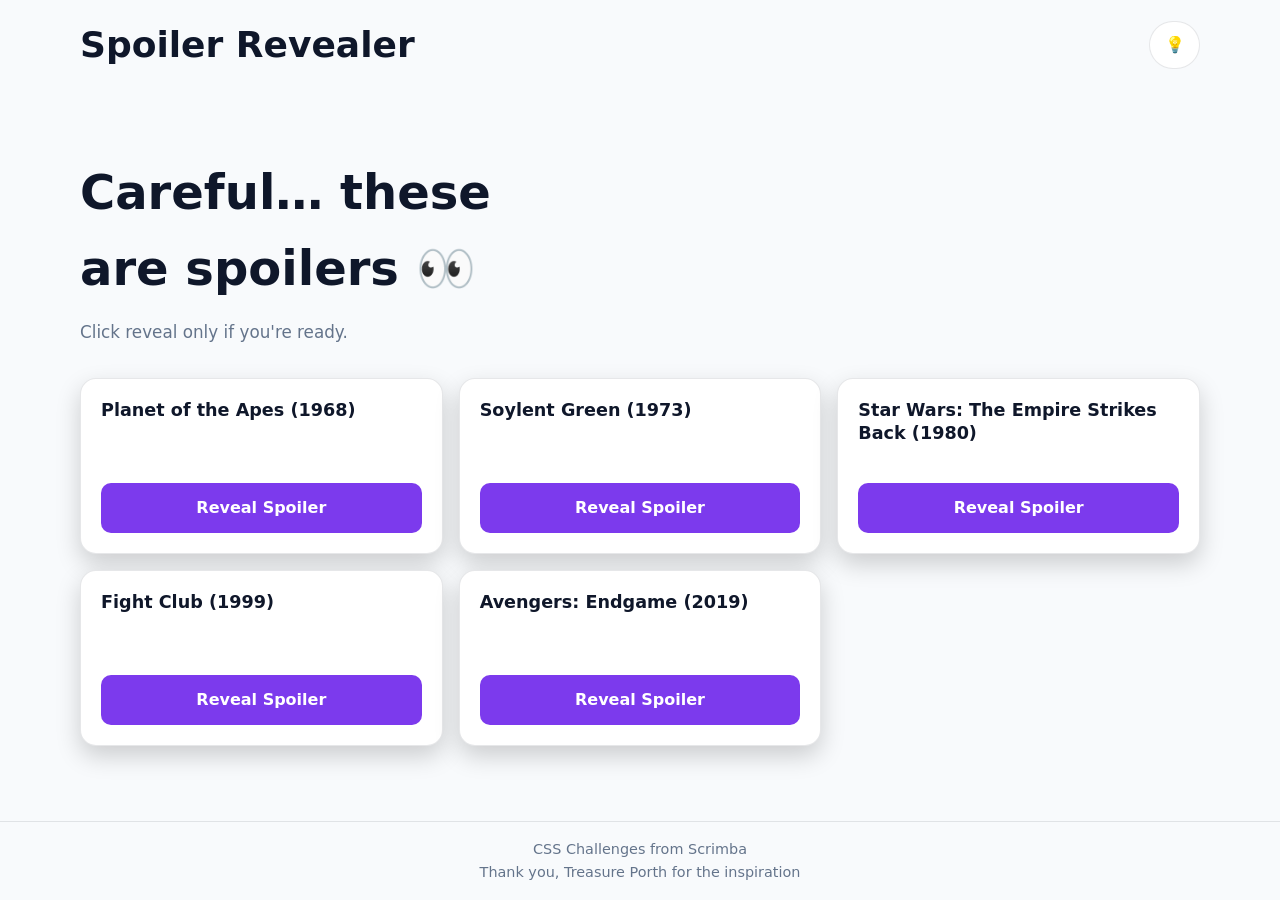
<file: challenge-01/index.html>
<!doctype html>
<html lang="en">
  <head>
    <meta charset="UTF-8" />
    <meta name="viewport" content="width=device-width, initial-scale=1.0" />
    <title>Spoiler Revealer</title>
    <link rel="stylesheet" href="./style.css" />
  </head>
  <body class="light">
    <header>
      <div class="container">
        <h1>Spoiler Revealer</h1>
        <button id="themeToggle" aria-label="Toggle Theme">🌙</button>
      </div>
    </header>

    <main>
      <section class="intro">
        <div class="container">
          <h2>Careful… these are spoilers 👀</h2>
          <p>Click reveal only if you're ready.</p>
        </div>
      </section>

      <section class="spoilers">
        <div class="container">
          <article class="card hidden">
            <h3>Planet of the Apes (1968)</h3>
            <p class="spoiler-text hidden">They were on Earth the whole time.</p>
            <button class="reveal-btn">Reveal Spoiler</button>
          </article>
          <article class="card hidden">
            <h3>Soylent Green (1973)</h3>
            <p class="spoiler-text hidden">Soylent Green is people.</p>
            <button class="reveal-btn">Reveal Spoiler</button>
          </article>
          <article class="card hidden">
            <h3>Star Wars: The Empire Strikes Back (1980)</h3>
            <p class="spoiler-text hidden">Darth Vader is Luke's father.</p>
            <button class="reveal-btn">Reveal Spoiler</button>
          </article>
          <article class="card hidden">
            <h3>Fight Club (1999)</h3>
            <p class="spoiler-text hidden">
              Tyler Durden and the narrator are the same person.
            </p>
            <button class="reveal-btn">Reveal Spoiler</button>
          </article>

          <article class="card hidden">
            <h3>Avengers: Endgame (2019)</h3>
            <p class="spoiler-text hidden">Tony Stark dies at the end of the movie</p>
            <button class="reveal-btn">Reveal Spoiler</button>
          </article>
        </div>
      </section>
    </main>

    <footer>
      <div class="container">
        <p>CSS Challenges from Scrimba</p>
        <p>Thank you, Treasure Porth for the inspiration</p>
      </div>
    </footer>

    <script src="./script.js"></script>
  </body>
</html>
</file>
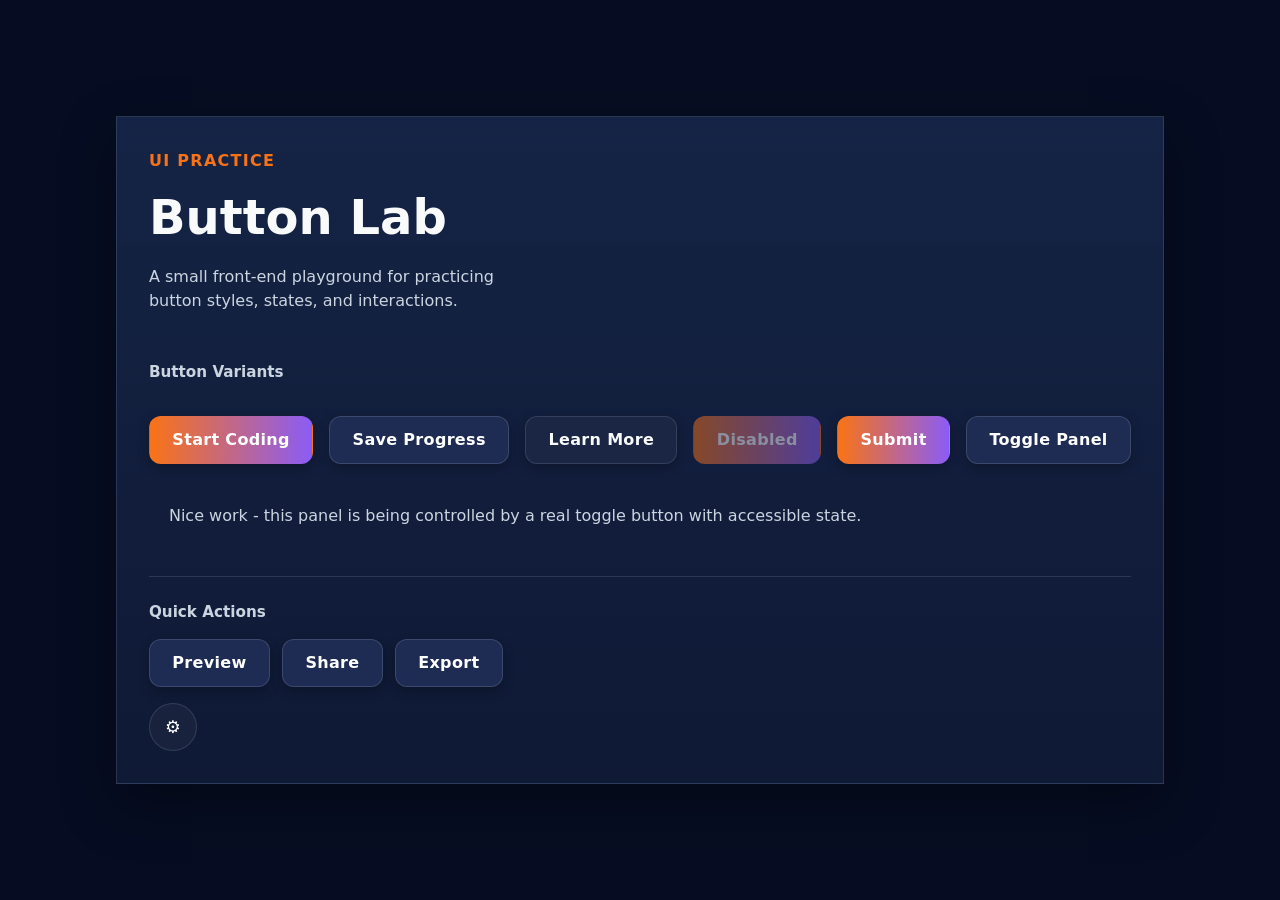
<file: challenge-02/index.html>
<!doctype html>
<html lang="en">
  <head>
    <meta charset="UTF-8" />
    <meta name="viewport" content="width=device-width, initial-scale=1.0" />
    <title>Challenge 2</title>
    <link rel="stylesheet" href="./style.css" />
  </head>
  <body>
    <main class="page">
      <section class="button-lab">
        <p class="eyebrow">UI Practice</p>
        <h1>Button Lab</h1>
        <p class="intro">
          A small front-end playground for practicing button styles, states, and
          interactions.
        </p>
        <p class="group-label">Button Variants</p>
        <div class="button-row">
          <button class="btn btn-primary" id="code-btn">Start Coding</button>
          <button class="btn btn-secondary">Save Progress</button>
          <button class="btn btn-ghost">Learn More</button>

          <button class="btn btn-primary" disabled>Disabled</button>
          <button class="btn btn-primary" id="load-btn">Submit</button>
          <button class="btn btn-secondary" id="toggleBtn" aria-pressed="false">
            Toggle Panel
          </button>
        </div>

        <div class="info-panel" id="infoPanel">
          <p>
            Nice work - this panel is being controlled by a real toggle button
            with accessible state.
          </p>
        </div>

        <div class="button-group-demo">
          <p class="group-label">Quick Actions</p>

          <div class="button-group">
            <button class="btn btn-secondary">Preview</button>
            <button class="btn btn-secondary">Share</button>
            <button class="btn btn-secondary">Export</button>
          </div>

          <button class="icon-btn" aria-label="Open settings">⚙️</button>
        </div>
      </section>
    </main>

    <script src="./script.js"></script>
  </body>
</html>
</file>
<file: challenge-01/style.css>
:root {
  --bg: #0f172a;
  --surface: #1e293b;
  --surface-2: #334155;
  --text: #f8fafc;
  --muted: #cbd5e1;
  --accent: #8b5cf6;
  --accent-hover: #7c3aed;
  --border: rgba(148, 163, 184, 0.2);

  --radius: 16px;
  --container: 70rem;
}

body.light {
  --bg: #f8fafc;
  --surface: #ffffff;
  --surface-2: #f1f5f9;
  --text: #0f172a;
  --muted: #64748b;
  --accent: #7c3aed;
  --accent-hover: #6d28d9;
  --border: rgba(15, 23, 42, 0.1);
}

*,
*::before,
*::after {
  box-sizing: border-box;
}

body {
  margin: 0;
  font-family: system-ui, sans-serif;
  line-height: 1.6;
  background: var(--bg);
  color: var(--text);
  display: flex;
  flex-direction: column;
  min-height: 100vh;
}

.container {
  width: min(100% - 2rem, var(--container));
  margin-inline: auto;
}

header,
footer {
  padding: 1rem 0;
}

main {
  padding: 2rem 0 3rem;
  flex: 1;
}

header .container {
  display: flex;
  justify-content: space-between;
  align-items: center;
  gap: 1rem;
}

header h1 {
  margin: 0;
  font-size: clamp(1.5rem, 4vw, 2.25rem);
}

#themeToggle {
  border: 1px solid var(--border);
  background: var(--surface);
  color: var(--text);
  padding: 0.65rem 0.9rem;
  border-radius: 999px;
  font: inherit;
  cursor: pointer;
}

.intro {
  padding: 2rem 0;
}

.intro h2 {
  margin: 0 0 0.75rem;
  font-size: clamp(1.75rem, 5vw, 3rem);
  max-width: 15ch;
}

.intro p {
  margin: 0;
  color: var(--muted);
  font-size: 1.05rem;
}

.spoilers .container {
  display: grid;
  gap: 1rem;
  align-items: stretch;
}

.card {
  background: var(--surface);
  border: 1px solid var(--border);
  border-radius: var(--radius);
  padding: 1.25rem;

  display: flex;
  flex-direction: column;
  min-height: 11rem;
  box-shadow: 0 10px 24px rgba(0, 0, 0, 0.18);
}

.card h3 {
  margin: 0 0 1rem;
  font-size: 1.1rem;
  line-height: 1.3;
}

.spoiler-text {
  margin: 0 0 1rem;
  padding: 1rem;
  background: var(--surface-2);
  border-radius: 12px;
  color: var(--muted);
  flex-grow: 1;
  display: none;
}

.reveal-btn {
  margin-top: auto;
  border: 0;
  background: var(--accent);
  color: #fff;
  padding: 0.75rem 1rem;
  border-radius: 10px;
  cursor: pointer;
  font: inherit;
  font-weight: 600;
  width: 100%;
}

footer {
  border-top: 1px solid var(--border);
  margin-top: auto;
}

footer p {
  margin: 0;
  color: var(--muted);
  font-size: 0.9rem;
  text-align: center;
}

.card.hidden .spoiler-text {
  display: none;
}

.card:not(.hidden) .spoiler-text {
  display: block;
}

@media (min-width: 600px) {
  .spoilers .container {
    grid-template-columns: repeat(2, 1fr);
  }
}

@media (min-width: 900px) {
  .spoilers .container {
    grid-template-columns: repeat(3, 1fr);
  }
}
</file>
<file: challenge-02/style.css>
:root {
  --bg: #060d22; /* darker */
  --surface: #0f1a35; /* slightly lighter */
  --surface-2: #162447; /* even lighter for buttons */

  --text: #f8fafc;
  --muted: #cbd5e1;

  --accent: #8b5cf6;
  --accent-2: #f97316;

  --border: rgba(148, 163, 184, 0.2);
}

*,
*::before,
*::after {
  box-sizing: border-box;
}

body {
  margin: 0;
  font-family: system-ui, sans-serif;
  line-height: 1.5;
  background: var(--bg);
  color: var(--text);
}

button {
  font: inherit;
}

.page {
  min-height: 100vh;
  display: grid;
  place-items: center;
  padding: 1.5rem;
}

.button-lab {
  width: min(100%, var(--container));
  background: linear-gradient(
    180deg,
    rgba(22, 36, 71, 0.95),
    rgba(15, 26, 53, 0.98)
  );
  border: 1px solid var(--border);
  border-radius: var(--radius);
  padding: 2rem;
  box-shadow: 0 20px 50px rgba(0, 0, 0, 0.35);
}

.eyebrow {
  margin: 0 0 0.5rem;
  color: var(--accent-2);
  font-size: 0.875;
  font-weight: 700;
  letter-spacing: 0.08em;
  text-transform: uppercase;
}

h1 {
  margin: 0;
  font-size: clamp(2rem, 5vw, 3rem);
}

.intro {
  margin: 0.75rem 0 0;
  max-width: 38ch;
  color: var(--muted);
  margin-bottom: 3rem;
}

.button-row {
  margin-top: 2rem;
  display: flex;
  flex-wrap: wrap;
  gap: 1rem;
}

.btn {
  min-height: 3rem;
  display: inline-flex;
  align-items: center;
  justify-content: center;
  border: 1px solid transparent;
  border-radius: 12px;
  padding: 0.9rem 1.4rem;
  font: inherit;
  font-weight: 700;
  letter-spacing: 0.02em;
  line-height: 1;
  cursor: pointer;
  box-shadow: 0 4px 12px rgba(0, 0, 0, 0.25);
  transition:
    background-color 0.2s ease,
    border-color 0.2s ease,
    color 0.2s ease,
    transform 0.2s ease,
    filter 0.2s ease,
    opacity 0.2s ease;
}

.btn-primary {
  background: linear-gradient(90deg, var(--accent-2), var(--accent));
  color: #fff;
}

.btn-primary:hover {
  filter: brightness(1.06);
}

.btn-secondary {
  background: #1e2b52;
  color: #fff;
  border-color: rgba(148, 163, 184, 0.25);
}

.btn-secondary:hover {
  background: #243663;
}

.btn-ghost {
  background: rgba(255, 255, 255, 0.04);
  color: var(--text);
  border-color: rgba(148, 163, 184, 0.2);
}

.btn-ghost:hover {
  background: rgba(255, 255, 255, 0.08);
}

.btn:hover {
  transform: translateY(-1px);
}

.btn:active {
  transform: translateY(0);
}

.btn:focus-visible {
  outline: 3px solid rgba(249, 115, 22, 0.45);
  outline-offset: 3px;
}

.btn:disabled {
  opacity: 0.5;
  cursor: not-allowed;
  transform: none;
  box-shadow: none;
}

.btn.loading {
  opacity: 0.7;
  cursor: wait;
}

.info-panel {
  margin-top: 1.5rem;
  padding: 1rem 1.25rem;
  background: 1px solid var(--border);
  border-radius: 14px;
  color: var(--muted);
}

.info-panel p {
  margin: 0;
}

.btn[aria-pressed='true'] {
  background: #243663;
  border-color: rgba(148, 163, 184, 0.35);
  color: #fff;
}

.button-group-demo {
  margin-top: 2rem;
  padding-top: 1.5rem;
  border-top: 1px solid var(--border);
}

.group-label {
  margin: 0 0 1rem;
  color: var(--muted);
  font-size: 0.95rem;
  font-weight: 600;
}

.button-group {
  display: flex;
  flex-wrap: wrap;
  gap: 0.75rem;
}

.icon-btn {
  margin-top: 1rem;
  width: 3rem;
  aspect-ratio: 1;
  border: 1px solid var(--border);
  border-radius: 50%;
  background: rgba(255, 255, 255, 0.04);
  color: #fff;
  font: inherit;
  font-size: 1.1rem;
  cursor: pointer;
  transition:
    background-color 0.2s ease,
    transform 0.2s ease,
    border-color 0.2s ease;
}

.icon-btn:hover {
  background: rgba(255, 255, 255, 0.08);
  transform: translateY(-2px);
}

.icon-btn:active {
  transform: translateY(0);
}

.icon-btn:focus-visible {
  outline: 3px solid rgba(249, 115, 22, 0.45);
  outline-offset: 3px;
}

@media (max-width: 40rem) {
  .button-lab {
    padding: 1.5rem;
  }

  .button-row,
  .button-group {
    gap: 0.75rem;
  }

  .btn {
    width: 100%;
    justify-content: center;
  }
}
</file>
